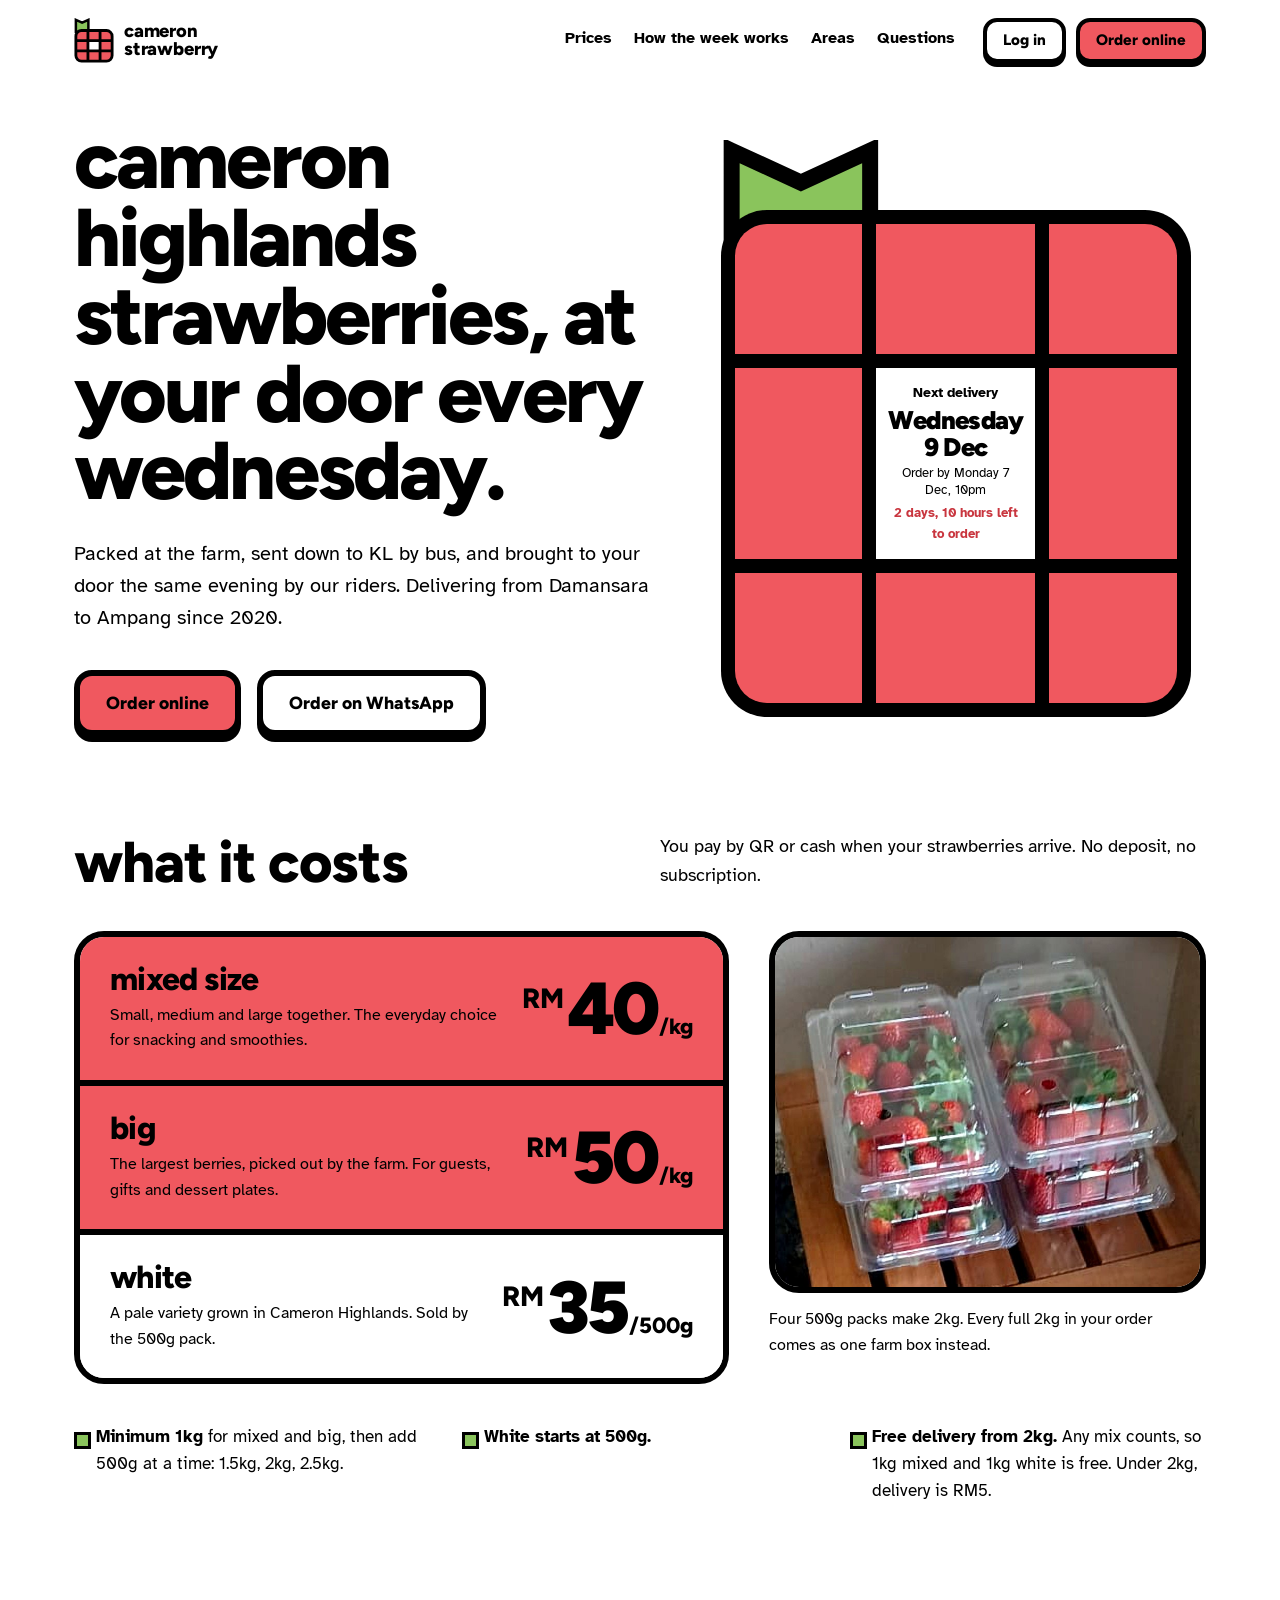
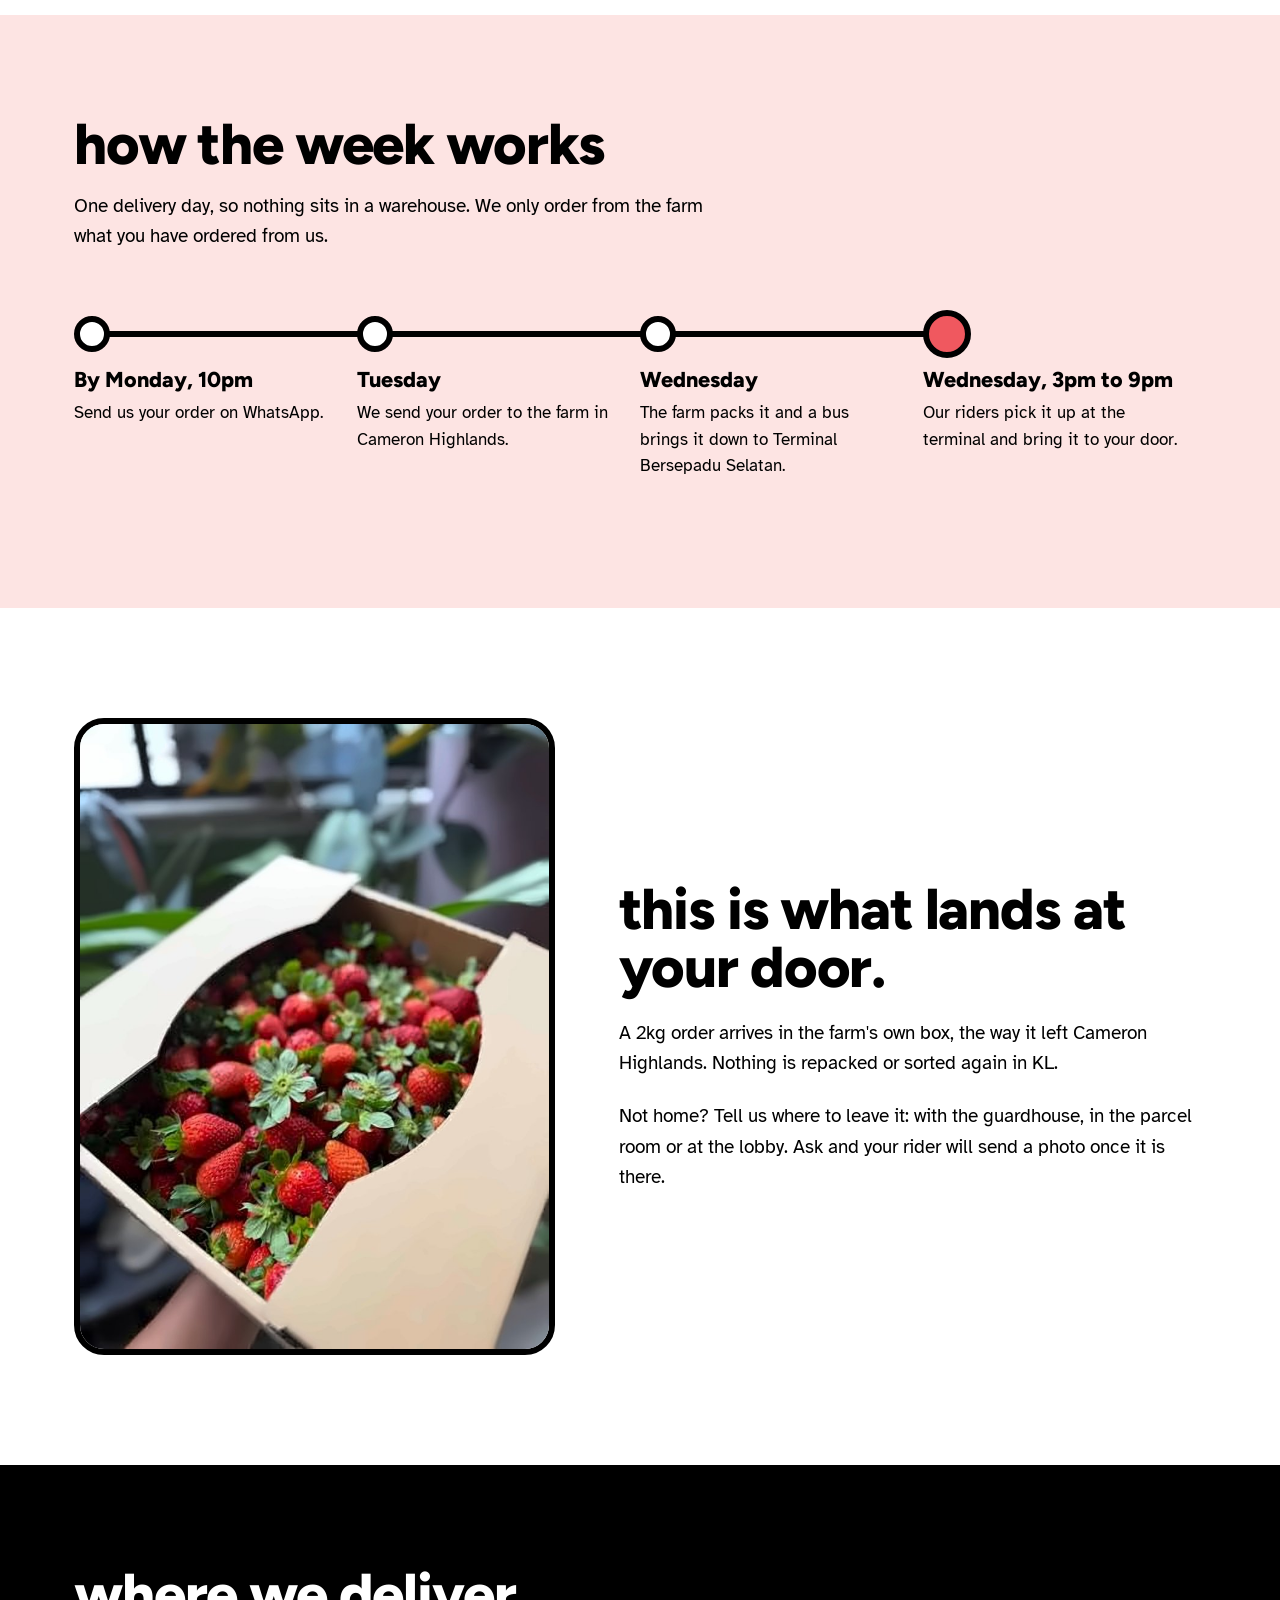
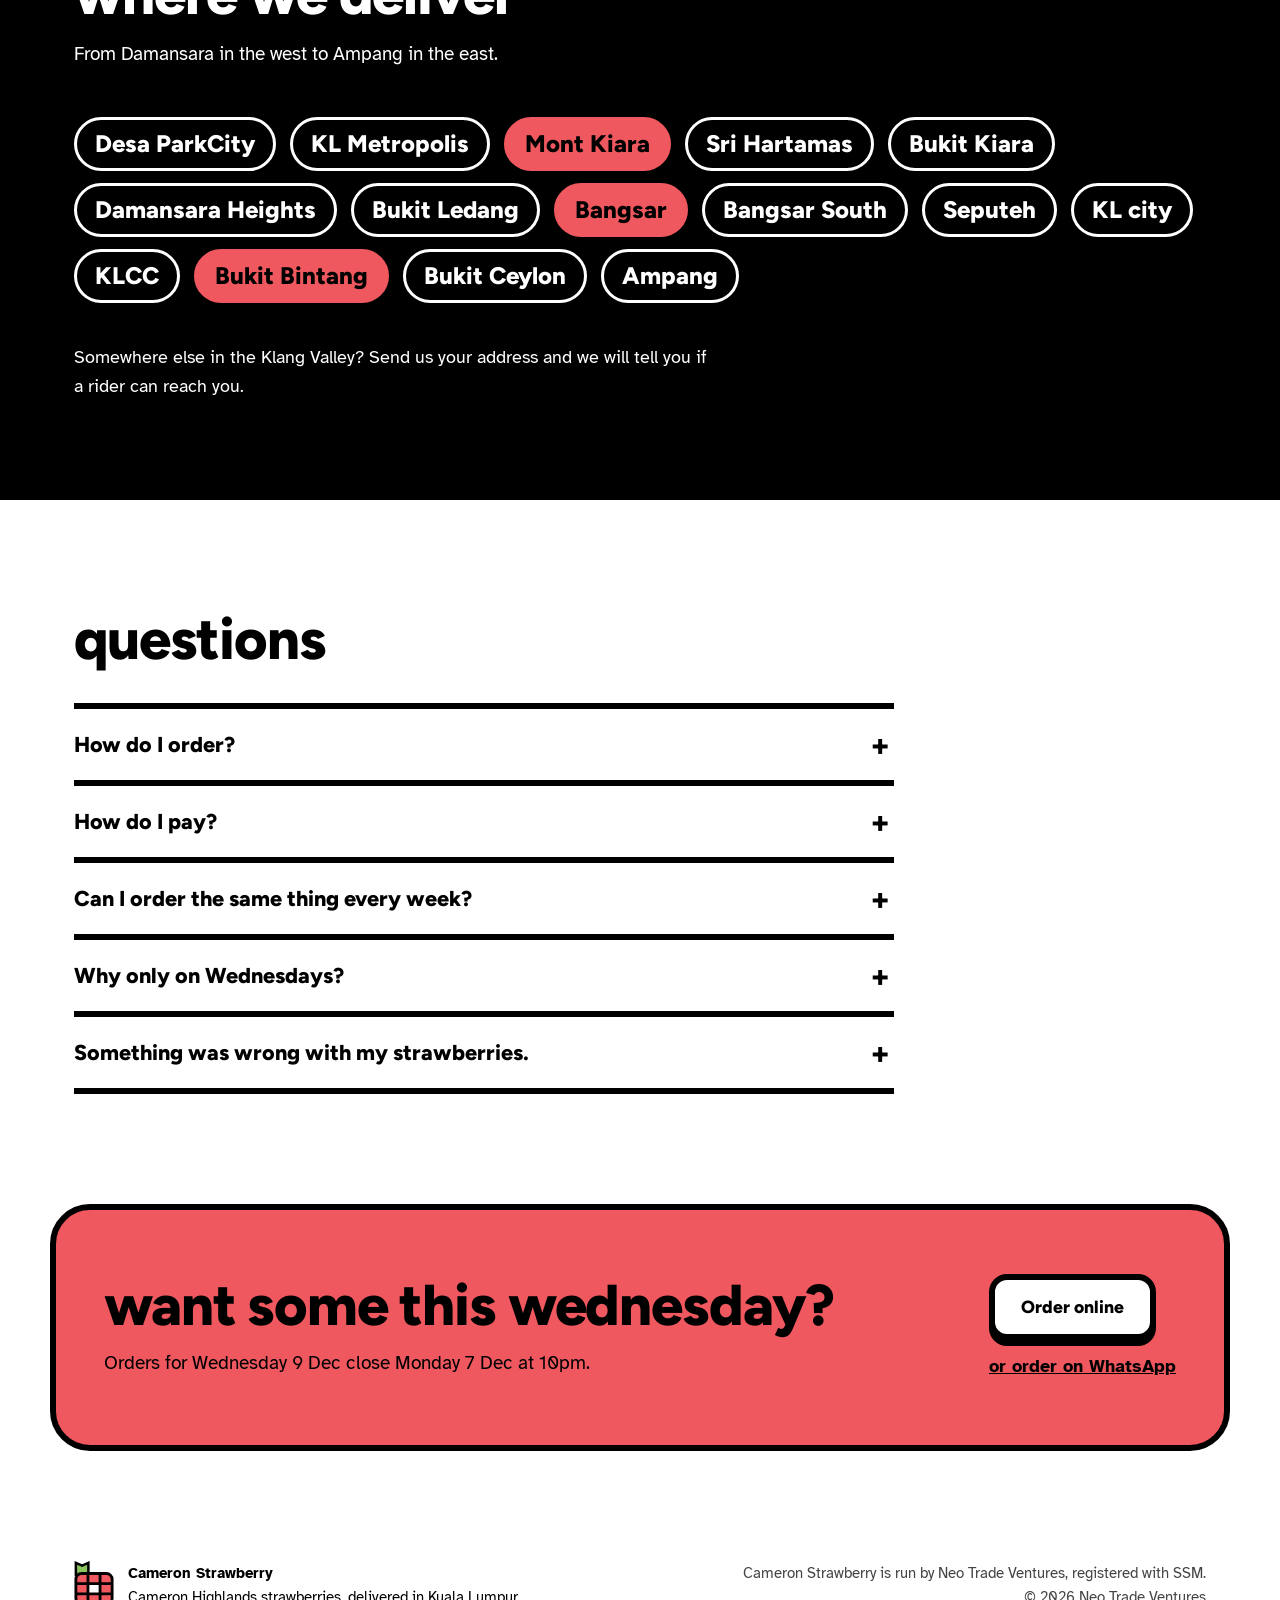
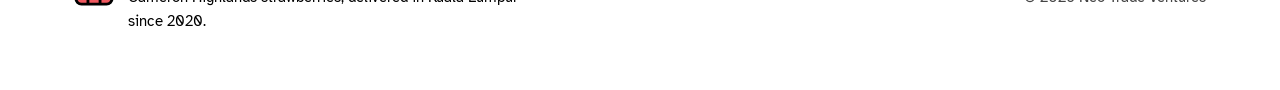
<file: index.html>
<!DOCTYPE html>
<html lang="en">
<head>
<meta charset="utf-8">
<meta name="viewport" content="width=device-width, initial-scale=1">
<title>Cameron Strawberry – Cameron Highlands strawberries delivered in KL every Wednesday</title>
<meta name="description" content="Fresh Cameron Highlands strawberries delivered to your door every Wednesday, from Damansara to Ampang. Mixed RM40/kg, big RM50/kg, white RM35/500g. Since 2020.">
<meta property="og:type" content="website">
<meta property="og:site_name" content="Cameron Strawberry">
<meta property="og:url" content="https://cameronstrawberry.com/">
<meta property="og:title" content="Cameron Strawberry – Cameron Highlands strawberries, every Wednesday">
<meta property="og:description" content="Delivered to your door from Damansara to Ampang. Mixed RM40/kg, big RM50/kg, white RM35/500g. Order by Monday 10pm.">
<meta property="og:image" content="https://cameronstrawberry.com/images/share.jpg">
<meta property="og:image:secure_url" content="https://cameronstrawberry.com/images/share.jpg">
<meta property="og:image:type" content="image/jpeg">
<meta property="og:image:width" content="1200">
<meta property="og:image:height" content="630">
<meta property="og:image:alt" content="A farm box full of fresh Cameron Highlands strawberries">
<meta name="twitter:card" content="summary_large_image">
<meta name="twitter:image" content="https://cameronstrawberry.com/images/share.jpg">
<meta name="theme-color" content="#F0585F">
<link rel="icon" href="images/logo-mark.svg" type="image/svg+xml">
<link rel="preconnect" href="https://fonts.googleapis.com">
<link rel="preconnect" href="https://fonts.gstatic.com" crossorigin>
<link href="https://fonts.googleapis.com/css2?family=Atkinson+Hyperlegible:wght@400;700&family=Figtree:wght@700;800;900&display=swap" rel="stylesheet">
<link rel="stylesheet" href="site.css">
</head>
<body>
<a class="skip" href="#main">Skip to content</a>

<header class="top">
  <a class="brand" href="#" aria-label="Cameron Strawberry home">
    <svg class="mark" viewBox="0 0 64 72" aria-hidden="true"><use href="#punnet"/></svg>
    <span>cameron<br>strawberry</span>
  </a>
  <nav aria-label="Main">
    <a href="#prices">Prices</a>
    <a href="#week">How the week works</a>
    <a href="#areas">Areas</a>
    <a href="#questions">Questions</a>
  </nav>
  <div class="top-actions">
    <a class="btn btn-small btn-quiet" href="login.html">Log in</a>
    <a class="btn btn-small" href="account.html">Order online</a>
  </div>
</header>

<main id="main">
  <section class="hero">
    <div class="hero-copy">
      <h1>cameron highlands strawberries, at your door every wednesday.</h1>
      <p class="lede">Packed at the farm, sent down to KL by bus, and brought to your door the same evening by our riders. Delivering from Damansara to Ampang since 2020.</p>
      <div class="actions">
        <a class="btn" href="account.html">Order online</a>
        <a class="btn btn-quiet" data-wa href="#">Order on WhatsApp</a>
      </div>
    </div>

    <div class="punnet-wrap" aria-label="Next delivery">
      <svg class="leaf" viewBox="0 0 120 120" aria-hidden="true"><path d="M8 8 L60 32 L112 8 L112 112 L8 112 Z" fill="#8AC45C" stroke="#000" stroke-width="12" stroke-linejoin="miter"/></svg>
      <div class="punnet">
        <span class="cell"></span><span class="cell"></span><span class="cell"></span>
        <span class="cell"></span>
        <div class="cell centre" id="nextdrop">
          <p class="nd-label">Next delivery</p>
          <p class="nd-day" id="nd-day">Wednesday</p>
          <p class="nd-cut" id="nd-cut">Order by Monday, 10pm</p>
          <p class="nd-left" id="nd-left"></p>
        </div>
        <span class="cell"></span>
        <span class="cell"></span><span class="cell"></span><span class="cell"></span>
      </div>
    </div>
  </section>

  <section class="prices" id="prices" aria-labelledby="prices-h">
    <div class="prices-head">
      <h2 id="prices-h">what it costs</h2>
      <p>You pay by QR or cash when your strawberries arrive. No deposit, no subscription.</p>
    </div>
    <div class="prices-body">
      <div class="board">
        <div class="row">
          <div><h3>mixed size</h3><p>Small, medium and large together. The everyday choice for snacking and smoothies.</p></div>
          <p class="price"><span class="rm">RM</span>40<span class="per">/kg</span></p>
        </div>
        <div class="row">
          <div><h3>big</h3><p>The largest berries, picked out by the farm. For guests, gifts and dessert plates.</p></div>
          <p class="price"><span class="rm">RM</span>50<span class="per">/kg</span></p>
        </div>
        <div class="row row-white">
          <div><h3>white</h3><p>A pale variety grown in Cameron Highlands. Sold by the 500g pack.</p></div>
          <p class="price"><span class="rm">RM</span>35<span class="per">/500g</span></p>
        </div>
      </div>
      <figure class="packs">
        <img src="images/500g-packs.jpg" width="410" height="340" alt="Four clear 500g packs of red strawberries stacked on a wooden stool" loading="lazy">
        <figcaption>Four 500g packs make 2kg. Every full 2kg in your order comes as one farm box instead.</figcaption>
      </figure>
    </div>
    <ul class="rules">
      <li><strong>Minimum 1kg</strong> for mixed and big, then add 500g at a time: 1.5kg, 2kg, 2.5kg.</li>
      <li><strong>White starts at 500g.</strong></li>
      <li><strong>Free delivery from 2kg.</strong> Any mix counts, so 1kg mixed and 1kg white is free. Under 2kg, delivery is RM5.</li>
    </ul>
  </section>

  <section class="week" id="week" aria-labelledby="week-h"><div class="inner">
    <h2 id="week-h">how the week works</h2>
    <p class="week-intro">One delivery day, so nothing sits in a warehouse. We only order from the farm what you have ordered from us.</p>
    <ol class="route">
      <li><span class="day">By Monday, 10pm</span><span class="what">Send us your order on WhatsApp.</span></li>
      <li><span class="day">Tuesday</span><span class="what">We send your order to the farm in Cameron Highlands.</span></li>
      <li><span class="day">Wednesday</span><span class="what">The farm packs it and a bus brings it down to Terminal Bersepadu Selatan.</span></li>
      <li class="arrive"><span class="day">Wednesday, 3pm to 9pm</span><span class="what">Our riders pick it up at the terminal and bring it to your door.</span></li>
    </ol>
  </div></section>

  <section class="door" aria-labelledby="door-h">
    <figure>
      <img src="images/2kg-box.jpg" width="774" height="1032" alt="Hand holding an open 2kg farm box full of fresh red strawberries" loading="lazy">
    </figure>
    <div class="door-copy">
      <h2 id="door-h">this is what lands at your door.</h2>
      <p>A 2kg order arrives in the farm's own box, the way it left Cameron Highlands. Nothing is repacked or sorted again in KL.</p>
      <p>Not home? Tell us where to leave it: with the guardhouse, in the parcel room or at the lobby. Ask and your rider will send a photo once it is there.</p>
    </div>
  </section>

  <section class="areas" id="areas" aria-labelledby="areas-h"><div class="inner">
    <h2 id="areas-h">where we deliver</h2>
    <p class="areas-intro">From Damansara in the west to Ampang in the east.</p>
    <ul class="places">
      <li>Desa ParkCity</li><li>KL Metropolis</li><li>Mont Kiara</li><li>Sri Hartamas</li><li>Bukit Kiara</li>
      <li>Damansara Heights</li><li>Bukit Ledang</li><li>Bangsar</li><li>Bangsar South</li><li>Seputeh</li>
      <li>KL city</li><li>KLCC</li><li>Bukit Bintang</li><li>Bukit Ceylon</li><li>Ampang</li>
    </ul>
    <p class="areas-note">Somewhere else in the Klang Valley? Send us your address and we will tell you if a rider can reach you.</p>
  </div></section>

  <section class="faq" id="questions" aria-labelledby="faq-h">
    <h2 id="faq-h">questions</h2>
    <details>
      <summary>How do I order?</summary>
      <p>Tap <strong>Order online</strong> and create an account with your name, WhatsApp number and address. After that, ordering takes a few taps each week. Already ordered with us on WhatsApp? Sign up with the same phone number and we will find your details. You can still tap <strong>Order on WhatsApp</strong> instead. Order before Monday, 10pm.</p>
    </details>
    <details>
      <summary>How do I pay?</summary>
      <p>By QR or cash when your strawberries arrive. The rider tells you the amount.</p>
    </details>
    <details>
      <summary>Can I order the same thing every week?</summary>
      <p>Yes. Tell us your usual order once and we keep your address and unit on file, so next time you only need to say "same as last week".</p>
    </details>
    <details>
      <summary>Why only on Wednesdays?</summary>
      <p>Strawberries are best within a day or two of picking. One delivery day means we order exactly what was ordered from us, and you get it the day it comes down from the farm.</p>
    </details>
    <details>
      <summary>Something was wrong with my strawberries.</summary>
      <p>Send us a photo on WhatsApp the same day so we can sort it out.</p>
    </details>
  </section>

  <section class="cta" aria-labelledby="cta-h">
    <div class="cta-inner">
      <h2 id="cta-h">want some this wednesday?</h2>
      <p id="cta-cut">Orders close Monday at 10pm.</p>
      <div class="cta-btns"><a class="btn btn-invert" href="account.html">Order online</a><a class="wa-link" data-wa href="#">or order on WhatsApp</a></div>
    </div>
  </section>
</main>

<footer class="foot">
  <div class="foot-brand">
    <svg class="mark" viewBox="0 0 64 72" aria-hidden="true"><use href="#punnet"/></svg>
    <p><strong>Cameron Strawberry</strong><br>Cameron Highlands strawberries, delivered in Kuala Lumpur since 2020.</p>
  </div>
  <p class="legal">Cameron Strawberry is run by Neo Trade Ventures, registered with SSM.<br>© <span id="year">2026</span> Neo Trade Ventures</p>
</footer>

<svg width="0" height="0" style="position:absolute" aria-hidden="true">
  <symbol id="punnet" viewBox="0 0 64 72">
    <path d="M3 3 L13 7.5 L23 3 L23 22 L3 22 Z" fill="#8AC45C" stroke="#000" stroke-width="4" stroke-linejoin="miter"/>
    <rect x="3" y="20" width="58" height="49" rx="9" fill="#F0585F" stroke="#000" stroke-width="4.5"/>
    <rect x="23.7" y="36" width="16.6" height="17" fill="#fff"/>
    <path d="M22.3 20v49M41.7 20v49M3 36.3h58M3 52.7h58" stroke="#000" stroke-width="4.5"/>
  </symbol>
</svg>
<script src="site.js"></script>
</body>
</html>
</file>
<file: site.css>
:root {
  --red: #F0585F;
  --red-deep: #C9363F;
  --leaf: #8AC45C;
  --ink: #000;
  --paper: #fff;
  --blush: #FDE4E3;
  --stroke: 6px;
  --display: "Figtree", system-ui, sans-serif;
  --body: "Atkinson Hyperlegible", system-ui, sans-serif;
  --wrap: 1180px;
}
* { box-sizing: border-box; }
html { scroll-behavior: smooth; }
body { margin: 0; background: var(--paper); color: var(--ink); font: 400 1.125rem/1.6 var(--body); -webkit-font-smoothing: antialiased; }
img { display: block; max-width: 100%; height: auto; }
h1, h2, h3 { font-family: var(--display); font-weight: 800; margin: 0; letter-spacing: -0.02em; }
h2 { font-size: clamp(2.2rem, 5vw, 3.6rem); line-height: 1; }
p { margin: 0; }
a { color: inherit; }
:focus-visible { outline: 4px solid var(--leaf); outline-offset: 3px; border-radius: 6px; }
.skip { position: absolute; left: -999px; top: 8px; background: var(--ink); color: #fff; padding: 8px 14px; z-index: 10; }
.skip:focus { left: 8px; }

/* buttons */
.btn {
  display: inline-block; font: 800 1.1rem/1 var(--display); text-decoration: none;
  background: var(--red); color: var(--ink); padding: 18px 26px; border: var(--stroke) solid var(--ink); border-radius: 18px;
  box-shadow: 0 6px 0 var(--ink); transition: transform .08s, box-shadow .08s;
}
.btn:hover { transform: translateY(2px); box-shadow: 0 4px 0 var(--ink); }
.btn:active { transform: translateY(6px); box-shadow: 0 0 0 var(--ink); }
.btn-quiet { background: var(--paper); }
.btn-small { padding: 11px 16px; font-size: .95rem; border-width: 4px; border-radius: 14px; box-shadow: 0 4px 0 var(--ink); }
.btn-small:hover { box-shadow: 0 2px 0 var(--ink); }
.btn-invert { background: var(--paper); }
.top-actions { display: flex; gap: 10px; align-items: center; flex: none; }
.cta-btns { display: flex; flex-direction: column; align-items: flex-start; gap: 12px; }
.wa-link { font-weight: 700; }

/* header */
.top { display: flex; align-items: center; gap: 28px; max-width: var(--wrap); margin: 0 auto; padding: 18px 24px; }
.brand { display: flex; align-items: center; gap: 10px; text-decoration: none; font: 800 1.15rem/0.95 var(--display); letter-spacing: -0.01em; }
.mark { width: 40px; height: 45px; flex: none; }
.top nav { display: flex; gap: 22px; margin-left: auto; font-weight: 700; font-size: 1rem; }
.top nav a { text-decoration: none; padding: 6px 0; border-bottom: 3px solid transparent; }
.top nav a:hover { border-color: var(--red); }

/* hero */
.hero {
  max-width: var(--wrap); margin: 0 auto; padding: 40px 24px 96px;
  display: grid; grid-template-columns: 1.15fr 1fr; gap: 56px; align-items: center;
}
.hero h1 { font-size: clamp(2.6rem, 6.4vw, 5.4rem); line-height: .95; letter-spacing: -0.035em; }
.lede { margin-top: 28px; font-size: 1.25rem; max-width: 34em; }
.actions { display: flex; flex-wrap: wrap; gap: 16px; margin-top: 36px; }

.punnet-wrap { position: relative; width: min(100%, 470px); justify-self: center; padding-top: 70px; }
.leaf { position: absolute; top: 0; left: 0; width: 34%; z-index: 0; }
.punnet {
  position: relative; z-index: 1; display: grid; grid-template-columns: 1fr 1.25fr 1fr; grid-template-rows: 1fr 1.25fr 1fr;
  gap: 14px; padding: 14px; background: var(--ink); border-radius: 46px; aspect-ratio: 1 / 1.08;
}
.cell { background: var(--red); display: block; }
.cell:nth-child(1) { border-radius: 32px 0 0 0; }
.cell:nth-child(3) { border-radius: 0 32px 0 0; }
.cell:nth-child(7) { border-radius: 0 0 0 32px; }
.cell:nth-child(9) { border-radius: 0 0 32px 0; }
.centre { background: var(--paper); padding: 14px 12px; display: flex; flex-direction: column; justify-content: center; text-align: center; gap: 4px; }
.nd-label { font-size: .85rem; font-weight: 700; }
.nd-day { font: 900 clamp(1.15rem, 2.3vw, 1.6rem)/1.05 var(--display); letter-spacing: -0.02em; }
.nd-cut { font-size: .82rem; line-height: 1.3; }
.nd-left { font-size: .82rem; font-weight: 700; color: var(--red-deep); }

@media (prefers-reduced-motion: no-preference) {
  .punnet .cell:not(.centre) { animation: fill .38s cubic-bezier(.2,1.4,.4,1) backwards; }
  .punnet .cell:nth-child(1) { animation-delay: .15s; }
  .punnet .cell:nth-child(2) { animation-delay: .23s; }
  .punnet .cell:nth-child(3) { animation-delay: .31s; }
  .punnet .cell:nth-child(6) { animation-delay: .39s; }
  .punnet .cell:nth-child(9) { animation-delay: .47s; }
  .punnet .cell:nth-child(8) { animation-delay: .55s; }
  .punnet .cell:nth-child(7) { animation-delay: .63s; }
  .punnet .cell:nth-child(4) { animation-delay: .71s; }
  .leaf { animation: leaf .5s .85s cubic-bezier(.2,1.5,.4,1) backwards; transform-origin: 50% 100%; }
  @keyframes fill { from { transform: scale(.2); opacity: 0; } }
  @keyframes leaf { from { transform: translateY(40px) rotate(-8deg); opacity: 0; } }
}

/* prices */
.prices { max-width: var(--wrap); margin: 0 auto; padding: 0 24px 110px; }
.prices-head { display: grid; grid-template-columns: 1fr 1fr; gap: 40px; align-items: end; margin-bottom: 40px; }
.prices-head p { max-width: 30em; font-size: 1.15rem; }
.prices-body { display: grid; grid-template-columns: 1.5fr 1fr; gap: 40px; align-items: start; }
.board { border: var(--stroke) solid var(--ink); border-radius: 30px; overflow: hidden; }
.row { display: grid; grid-template-columns: 1fr auto; gap: 24px; align-items: center; padding: 26px 30px; background: var(--red); }
.row + .row { border-top: var(--stroke) solid var(--ink); }
.row h3 { font-size: 2rem; line-height: 1; margin-bottom: 8px; }
.row p { max-width: 30em; font-size: 1rem; }
.row-white { background: var(--paper); }
.row .price { font: 900 clamp(3rem, 6vw, 4.6rem)/0.9 var(--display); letter-spacing: -0.04em; white-space: nowrap; }
.price .rm { font-size: .38em; font-weight: 800; vertical-align: .95em; margin-right: 4px; letter-spacing: 0; }
.price .per { font-size: .3em; font-weight: 800; letter-spacing: 0; margin-left: 2px; }
.packs { margin: 0; }
.packs img { border: var(--stroke) solid var(--ink); border-radius: 30px; width: 100%; aspect-ratio: 410 / 340; object-fit: cover; }
.packs figcaption { margin-top: 14px; font-size: 1rem; max-width: 26em; }
.rules { list-style: none; padding: 0; margin: 40px 0 0; display: grid; grid-template-columns: repeat(3, 1fr); gap: 32px; }
.rules li { padding-left: 22px; position: relative; font-size: 1.05rem; max-width: 24em; }
.rules li::before { content: ""; position: absolute; left: 0; top: .45em; width: 11px; height: 11px; background: var(--leaf); border: 3px solid var(--ink); }

/* week */
.week { background: var(--blush); padding: 100px 24px 110px; }
.inner { max-width: calc(var(--wrap) - 48px); margin: 0 auto; }
.week-intro { margin-top: 18px; font-size: 1.2rem; max-width: 34em; }
.route { list-style: none; padding: 0; margin-top: 64px; display: grid; grid-template-columns: repeat(4, 1fr); position: relative; }
.route::before { content: ""; position: absolute; top: 15px; left: 14px; right: calc(25% - 18px); height: var(--stroke); background: var(--ink); }
.route li { position: relative; padding: 52px 24px 0 0; }
.route li::before { content: ""; position: absolute; top: 0; left: 0; width: 24px; height: 24px; border-radius: 50%; background: var(--paper); border: var(--stroke) solid var(--ink); }
.route li.arrive::before { width: 36px; height: 36px; top: -6px; background: var(--red); }
.route .day { display: block; font: 800 1.35rem/1.1 var(--display); margin-bottom: 8px; }
.route .what { display: block; font-size: 1.05rem; max-width: 18em; }

/* door */
.door { max-width: var(--wrap); margin: 0 auto; padding: 110px 24px; display: grid; grid-template-columns: .9fr 1.1fr; gap: 64px; align-items: center; }
.door figure { margin: 0; }
.door img { border: var(--stroke) solid var(--ink); border-radius: 30px; width: 100%; }
.door-copy p { margin-top: 22px; font-size: 1.2rem; max-width: 30em; }

/* areas */
.areas { background: var(--ink); color: var(--paper); padding: 100px 24px; }
.areas-intro { margin-top: 16px; font-size: 1.2rem; }
.places { list-style: none; padding: 0; margin-top: 48px; display: flex; flex-wrap: wrap; gap: 12px 14px; }
.places li { font: 800 clamp(1.1rem, 2.2vw, 1.5rem)/1 var(--display); padding: 12px 18px; border: 3px solid var(--paper); border-radius: 999px; }
.places li:nth-child(5n+3) { background: var(--red); border-color: var(--red); color: var(--ink); }
.areas-note { margin-top: 40px; font-size: 1.1rem; max-width: 36em; }

/* faq */
.faq { max-width: var(--wrap); margin: 0 auto; padding: 110px 24px; }
.faq details, .faq h2 { max-width: 820px; }
.faq h2 { margin-bottom: 36px; }
details { border-top: var(--stroke) solid var(--ink); }
details:last-of-type { border-bottom: var(--stroke) solid var(--ink); }
summary { cursor: pointer; list-style: none; font: 800 1.35rem/1.25 var(--display); padding: 22px 48px 22px 0; position: relative; }
summary::-webkit-details-marker { display: none; }
summary::after { content: "+"; position: absolute; right: 4px; top: 50%; transform: translateY(-50%); font-size: 2rem; font-weight: 800; transition: transform .2s; }
details[open] summary::after { transform: translateY(-50%) rotate(45deg); }
details p { padding: 0 0 24px; max-width: 40em; }

/* cta */
.cta { padding: 0 24px 110px; }
.cta-inner { max-width: var(--wrap); margin: 0 auto; background: var(--red); border: var(--stroke) solid var(--ink); border-radius: 40px; padding: 64px 48px; display: grid; grid-template-columns: 1fr auto; gap: 12px 40px; align-items: center; }
.cta-inner h2 { grid-column: 1; }
.cta-inner p { grid-column: 1; font-size: 1.2rem; }
.cta-inner .cta-btns { grid-column: 2; grid-row: 1 / span 2; }

/* footer */
.foot { max-width: var(--wrap); margin: 0 auto; padding: 0 24px 56px; display: flex; justify-content: space-between; gap: 32px; flex-wrap: wrap; font-size: .95rem; }
.foot-brand { display: flex; gap: 14px; align-items: flex-start; max-width: 30em; }
.legal { text-align: right; color: #444; }

/* responsive */
@media (max-width: 960px) {
  .top nav { display: none; }
  .hero { grid-template-columns: 1fr; padding-bottom: 72px; gap: 40px; }
  .punnet-wrap { width: min(100%, 380px); }
  .prices-head, .prices-body { grid-template-columns: 1fr; }
  .rules { grid-template-columns: 1fr; gap: 16px; }
  .route { grid-template-columns: 1fr; margin-top: 44px; }
  .route::before { top: 14px; bottom: 14px; left: 9px; right: auto; width: var(--stroke); height: auto; }
  .route li { padding: 0 0 36px 56px; }
  .route li:last-child { padding-bottom: 0; }
  .route li.arrive::before { left: -6px; top: -4px; }
  .door { grid-template-columns: 1fr; gap: 36px; padding: 80px 24px; }
  .door figure { max-width: 460px; }
  .cta-inner { grid-template-columns: 1fr; padding: 44px 28px; }
  .cta-inner .cta-btns { grid-column: 1; grid-row: auto; margin-top: 16px; }
  .top-actions { margin-left: auto; }
  .legal { text-align: left; }
}
@media (max-width: 520px) {
  body { font-size: 1.0625rem; }
  .top { padding: 14px 18px; gap: 12px; }
  .brand { font-size: 1rem; }
  .btn-small { padding: 9px 11px; font-size: .86rem; }
  .top-actions { gap: 6px; }
  .hero { padding: 24px 18px 64px; }
  .row { grid-template-columns: 1fr; gap: 14px; padding: 22px; }
  .prices, .faq { padding-left: 18px; padding-right: 18px; }
}
</file>
